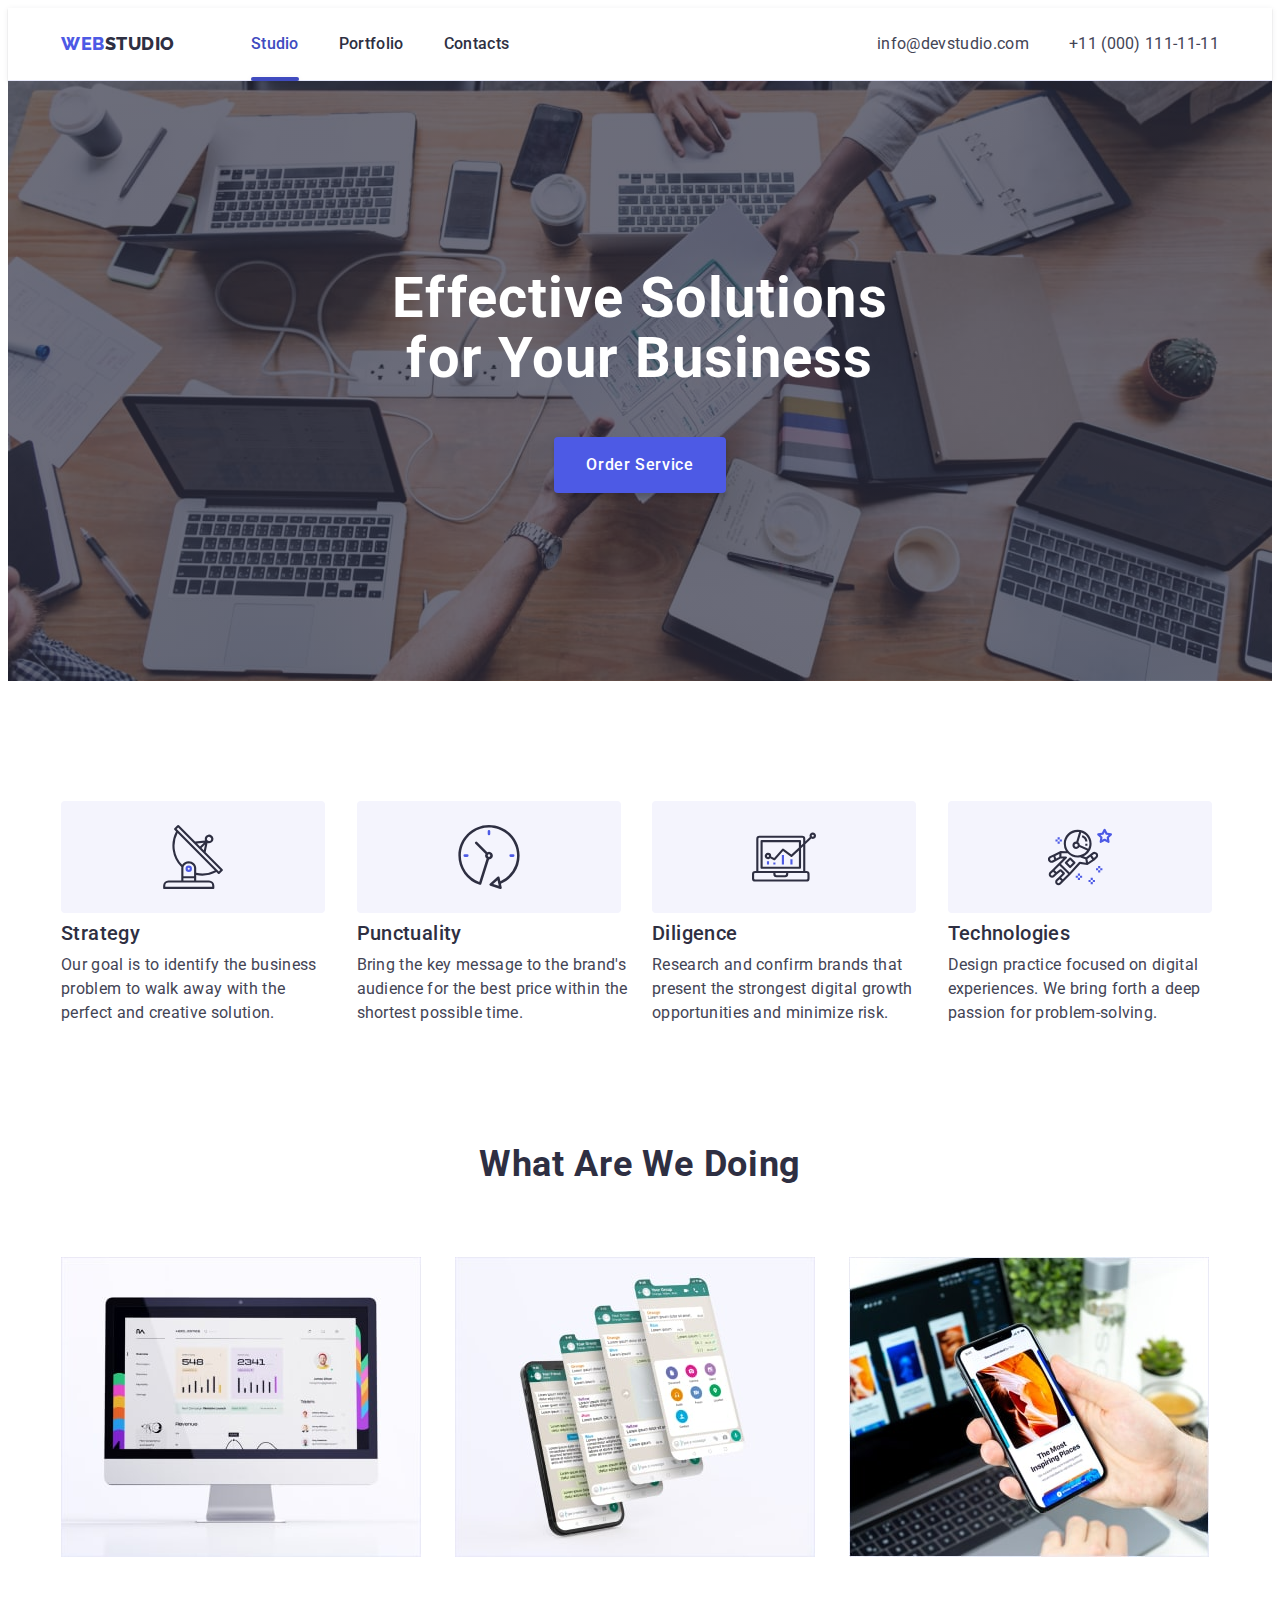
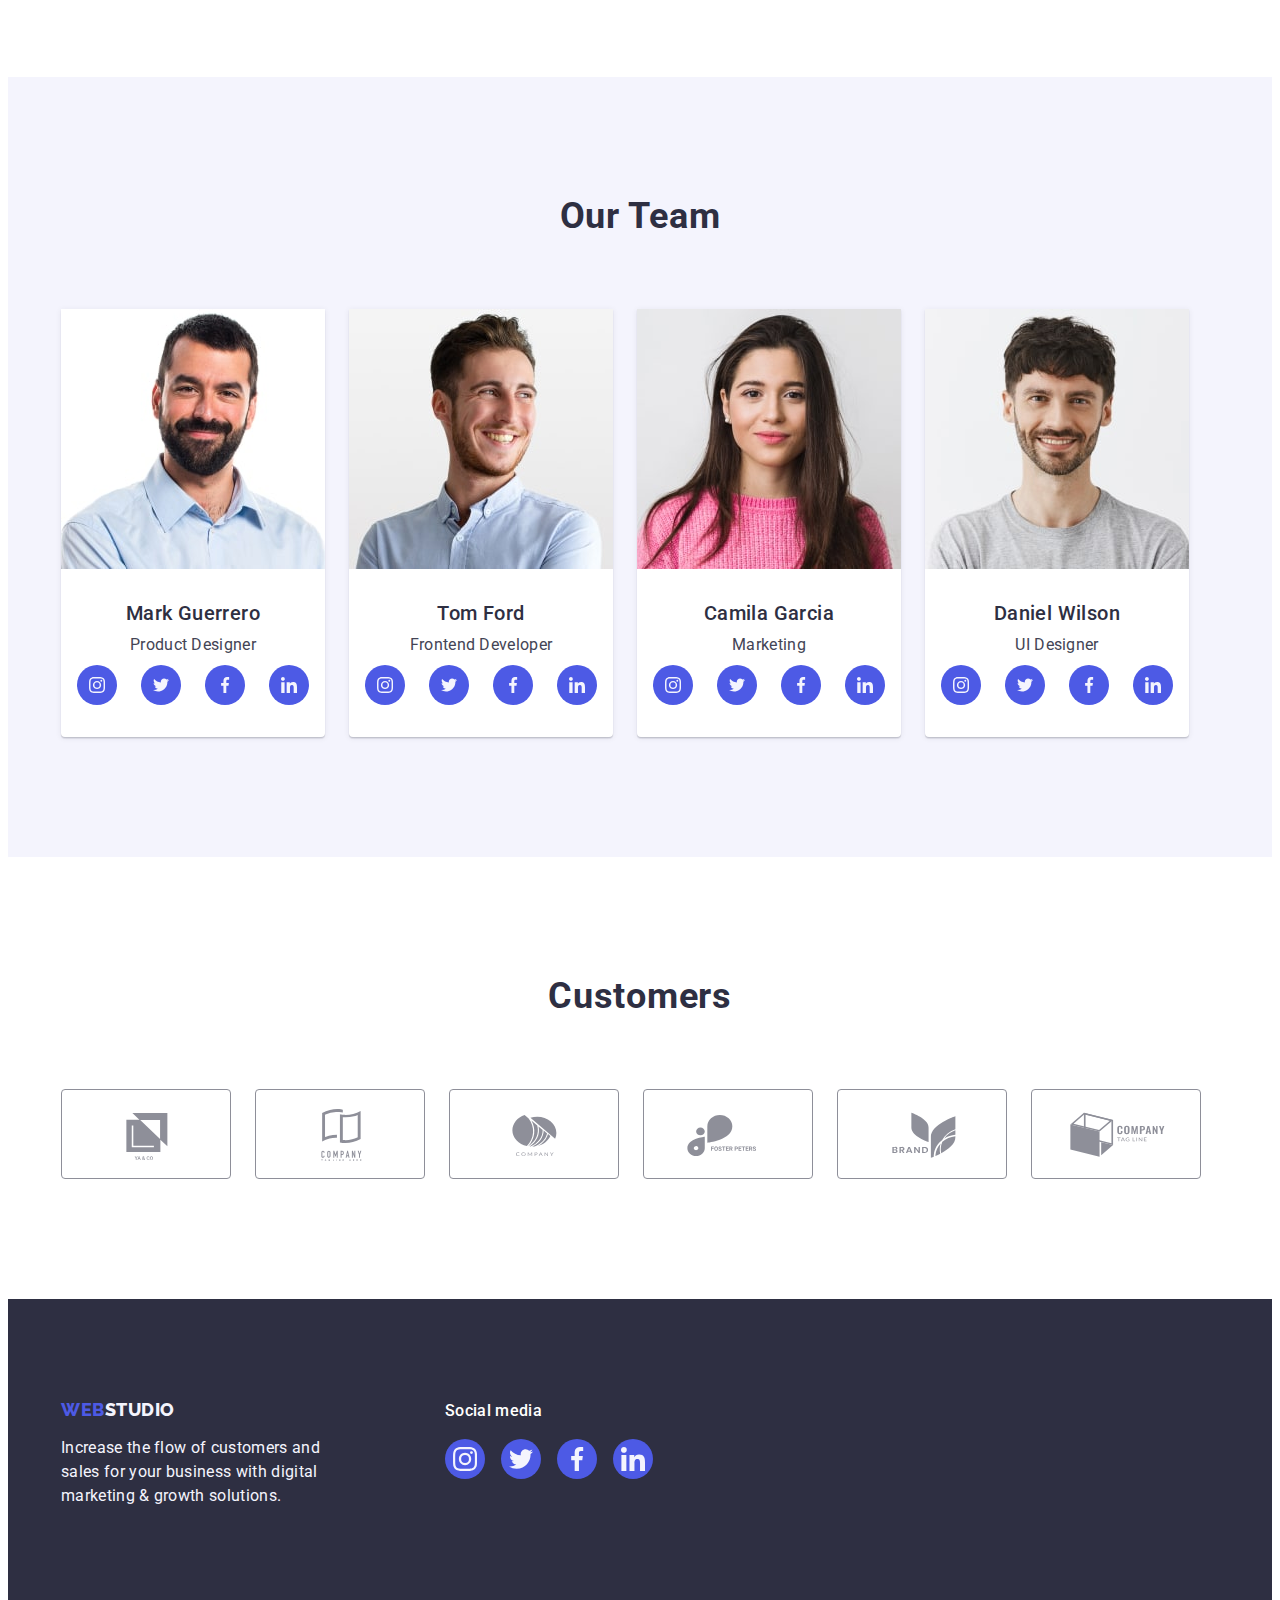
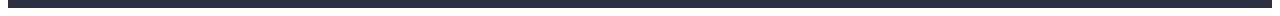
<file: index.html>
<!DOCTYPE html>
<html lang="en">
  <head>
    <meta charset="UTF-8" />
    <meta http-equiv="X-UA-Compatible" content="IE=edge" />
    <meta name="viewport" content="width=device-width, initial-scale=1.0" />
    <title>Main page</title>
    <link rel="preconnect" href="https://fonts.googleapis.com" />
    <link rel="preconnect" href="https://fonts.gstatic.com" crossorigin />
    <link
      href="https://fonts.googleapis.com/css2?family=Raleway:wght@800&family=Roboto:wght@400;500;700;900&display=swap"
      rel="stylesheet"
    />
    <link
      rel="stylesheet"
      href="https://cdnjs.cloudflare.com/ajax/libs/modern-normalize/2.0.0/modern-normalize.min.css"
      integrity="sha512-4xo8blKMVCiXpTaLzQSLSw3KFOVPWhm/TRtuPVc4WG6kUgjH6J03IBuG7JZPkcWMxJ5huwaBpOpnwYElP/m6wg=="
      crossorigin="anonymous"
      referrerpolicy="no-referrer"
    />
    <link rel="stylesheet" href="./css/styles.css" />
  </head>
  <body>
    <header class="header">
      <div class="container">
        <nav class="header-nav">
          <a class="logo" href="./index.html"
            >Web<span class="header-logo-part">Studio</span></a
          >
          <ul class="header-nav-list list">
            <li class="header-nav-item">
              <a class="nav-link link current" href="./index.html">Studio</a>
            </li>
            <li class="header-nav-item">
              <a class="nav-link link" href="./portfolio.html">Portfolio</a>
            </li>
            <li class="header-nav-item">
              <a class="nav-link link" href="">Contacts</a>
            </li>
          </ul>
        </nav>
        <address class="header-contact">
          <ul class="header-contact-list list">
            <li>
              <a class="contact-link link" href="mailto:info@devstudio.com"
                >info@devstudio.com</a
              >
            </li>
            <li>
              <a class="contact-link link" href="tel:+110001111111"
                >+11 (000) 111-11-11</a
              >
            </li>
          </ul>
        </address>
      </div>
    </header>

    <main>
      <section class="hero-section">
        <div class="container">
          <h1 class="hero-title">Effective Solutions<br />for Your Business</h1>
          <button class="hero-btn" type="button" data-modal-open>
            Order Service
          </button>
        </div>
      </section>

      <section class="features-section">
        <div class="container">
          <h2 class="visually-hidden">Features</h2>
          <ul class="features-list list">
            <li class="feature">
              <div class="feature-icon-style">
                <svg class="feature-icon" width="64" height="64">
                  <use href="./images/icons.svg#icon-features-antenna"></use>
                </svg>
              </div>
              <h3 class="feature-title">Strategy</h3>
              <p class="feature-text">
                Our goal is to identify the business problem to walk away with
                the perfect and creative solution.
              </p>
            </li>
            <li class="feature">
              <div class="feature-icon-style">
                <svg class="feature-icon" width="64" height="64">
                  <use href="./images/icons.svg#icon-features-clock"></use>
                </svg>
              </div>
              <h3 class="feature-title">Punctuality</h3>
              <p class="feature-text">
                Bring the key message to the brand's audience for the best price
                within the shortest possible time.
              </p>
            </li>
            <li class="feature">
              <div class="feature-icon-style">
                <svg class="feature-icon" width="64" height="64">
                  <use href="./images/icons.svg#icon-features-diagram"></use>
                </svg>
              </div>
              <h3 class="feature-title">Diligence</h3>
              <p class="feature-text">
                Research and confirm brands that present the strongest digital
                growth opportunities and minimize risk.
              </p>
            </li>
            <li class="feature">
              <div class="feature-icon-style">
                <svg class="feature-icon" width="64" height="64">
                  <use href="./images/icons.svg#icon-features-astronaut"></use>
                </svg>
              </div>
              <h3 class="feature-title">Technologies</h3>
              <p class="feature-text">
                Design practice focused on digital experiences. We bring forth a
                deep passion for problem-solving.
              </p>
            </li>
          </ul>
        </div>
      </section>

      <section class="activity-section">
        <div class="container">
          <h2 class="section-title">What are we doing</h2>
          <ul class="activity-list list">
            <li class="activity-list-item">
              <img
                src="./images/activity-1.jpg"
                alt="desctop"
                width="360"
                height="300"
              />
            </li>
            <li class="activity-list-item">
              <img
                src="./images/activity-2.jpg"
                alt="smartphone"
                width="360"
                height="300"
              />
            </li>
            <li class="activity-list-item">
              <img
                src="./images/activity-3.jpg"
                alt="laptop"
                width="360"
                height="300"
              />
            </li>
          </ul>
        </div>
      </section>

      <section class="team-section">
        <div class="container">
          <h2 class="section-title">Our Team</h2>
          <ul class="team-list list">
            <li class="team-card">
              <img
                src="./images/team-mark.jpg"
                alt="Mark Guerrero"
                width="264"
                height="260"
              />
              <div class="team-card-content">
                <h3 class="team-member">Mark Guerrero</h3>
                <p class="team-member-position">Product Designer</p>
                <ul class="social-links list">
                  <li class="social-link-item">
                    <a class="social-link" href="">
                      <svg class="social-icon" width="16" height="16">
                        <use href="./images/icons.svg#icon-instagram"></use>
                      </svg>
                    </a>
                  </li>
                  <li class="social-link-item">
                    <a class="social-link" href="">
                      <svg class="social-icon" width="16" height="16">
                        <use href="./images/icons.svg#icon-twitter"></use>
                      </svg>
                    </a>
                  </li>
                  <li class="social-link-item">
                    <a class="social-link" href="">
                      <svg class="social-icon" width="16" height="16">
                        <use href="./images/icons.svg#icon-facebook"></use>
                      </svg>
                    </a>
                  </li>
                  <li class="social-link-item">
                    <a class="social-link" href="">
                      <svg class="social-icon" width="16" height="16">
                        <use href="./images/icons.svg#icon-linkedin"></use>
                      </svg>
                    </a>
                  </li>
                </ul>
              </div>
            </li>
            <li class="team-card">
              <img
                src="./images/team-tom.jpg"
                alt="Tom Ford"
                width="264"
                height="260"
              />
              <div class="team-card-content">
                <h3 class="team-member">Tom Ford</h3>
                <p class="team-member-position">Frontend Developer</p>
                <ul class="social-links list">
                  <li class="social-link-item">
                    <a class="social-link" href="">
                      <svg class="social-icon" width="16" height="16">
                        <use href="./images/icons.svg#icon-instagram"></use>
                      </svg>
                    </a>
                  </li>
                  <li class="social-link-item">
                    <a class="social-link" href="">
                      <svg class="social-icon" width="16" height="16">
                        <use href="./images/icons.svg#icon-twitter"></use>
                      </svg>
                    </a>
                  </li>
                  <li class="social-link-item">
                    <a class="social-link" href="">
                      <svg class="social-icon" width="16" height="16">
                        <use href="./images/icons.svg#icon-facebook"></use>
                      </svg>
                    </a>
                  </li>
                  <li class="social-link-item">
                    <a class="social-link" href="">
                      <svg class="social-icon" width="16" height="16">
                        <use href="./images/icons.svg#icon-linkedin"></use>
                      </svg>
                    </a>
                  </li>
                </ul>
              </div>
            </li>
            <li class="team-card">
              <img
                src="./images/team-camila.jpg"
                alt="Camila Garcia"
                width="264"
                height="260"
              />
              <div class="team-card-content">
                <h3 class="team-member">Camila Garcia</h3>
                <p class="team-member-position">Marketing</p>
                <ul class="social-links list">
                  <li class="social-link-item">
                    <a class="social-link" href="">
                      <svg class="social-icon" width="16" height="16">
                        <use href="./images/icons.svg#icon-instagram"></use>
                      </svg>
                    </a>
                  </li>
                  <li class="social-link-item">
                    <a class="social-link" href="">
                      <svg class="social-icon" width="16" height="16">
                        <use href="./images/icons.svg#icon-twitter"></use>
                      </svg>
                    </a>
                  </li>
                  <li class="social-link-item">
                    <a class="social-link" href="">
                      <svg class="social-icon" width="16" height="16">
                        <use href="./images/icons.svg#icon-facebook"></use>
                      </svg>
                    </a>
                  </li>
                  <li class="social-link-item">
                    <a class="social-link" href="">
                      <svg class="social-icon" width="16" height="16">
                        <use href="./images/icons.svg#icon-linkedin"></use>
                      </svg>
                    </a>
                  </li>
                </ul>
              </div>
            </li>
            <li class="team-card">
              <img
                src="./images/team-daniel.jpg"
                alt="Daniel Wilson"
                width="264"
                height="260"
              />
              <div class="team-card-content">
                <h3 class="team-member">Daniel Wilson</h3>
                <p class="team-member-position">UI Designer</p>
                <ul class="social-links list">
                  <li class="social-link-item">
                    <a class="social-link" href="">
                      <svg class="social-icon" width="16" height="16">
                        <use href="./images/icons.svg#icon-instagram"></use>
                      </svg>
                    </a>
                  </li>
                  <li class="social-link-item">
                    <a class="social-link" href="">
                      <svg class="social-icon" width="16" height="16">
                        <use href="./images/icons.svg#icon-twitter"></use>
                      </svg>
                    </a>
                  </li>
                  <li class="social-link-item">
                    <a class="social-link" href="">
                      <svg class="social-icon" width="16" height="16">
                        <use href="./images/icons.svg#icon-facebook"></use>
                      </svg>
                    </a>
                  </li>
                  <li class="social-link-item">
                    <a class="social-link" href="">
                      <svg class="social-icon" width="16" height="16">
                        <use href="./images/icons.svg#icon-linkedin"></use>
                      </svg>
                    </a>
                  </li>
                </ul>
              </div>
            </li>
          </ul>
        </div>
      </section>

      <section class="customers-section">
        <div class="container">
          <h2 class="section-title">Customers</h2>
          <ul class="customers-list list">
            <li class="customers-list-item">
              <a class="customers-link" href="">
                <svg class="customers-icon" width="104" height="56">
                  <use href="./images/icons.svg#icon-customers-client-1"></use>
                </svg>
              </a>
            </li>
            <li class="customers-list-item">
              <a class="customers-link" href="">
                <svg class="customers-icon" width="104" height="56">
                  <use href="./images/icons.svg#icon-customers-client-2"></use>
                </svg>
              </a>
            </li>
            <li class="customers-list-item">
              <a class="customers-link" href="">
                <svg class="customers-icon" width="104" height="56">
                  <use href="./images/icons.svg#icon-customers-client-3"></use>
                </svg>
              </a>
            </li>
            <li class="customers-list-item">
              <a class="customers-link" href="">
                <svg class="customers-icon" width="104" height="56">
                  <use href="./images/icons.svg#icon-customers-client-4"></use>
                </svg>
              </a>
            </li>
            <li class="customers-list-item">
              <a class="customers-link" href="">
                <svg class="customers-icon" width="104" height="56">
                  <use href="./images/icons.svg#icon-customers-client-5"></use>
                </svg>
              </a>
            </li>
            <li class="customers-list-item">
              <a class="customers-link" href="">
                <svg class="customers-icon" width="104" height="56">
                  <use href="./images/icons.svg#icon-customers-client-6"></use>
                </svg>
              </a>
            </li>
          </ul>
        </div>
      </section>
    </main>

    <footer class="footer-section">
      <div class="container">
        <div class="footer-text-content">
          <a class="link logo" href="./index.html"
            >Web<span class="footer-logo-part">Studio</span></a
          >
          <p class="footer-text">
            Increase the flow of customers and sales for your business with
            digital marketing & growth solutions.
          </p>
        </div>
        <div class="footer-social-content">
          <p class="footer-social-title">Social media</p>
          <ul class="footer-social-links list">
            <li class="footer-social-item">
              <a class="footer-social-link link" href="">
                <svg class="footer-social-icon" width="24" height="24">
                  <use href="./images/icons.svg#icon-instagram"></use>
                </svg>
              </a>
            </li>
            <li class="footer-social-item">
              <a class="footer-social-link link" href="">
                <svg class="footer-social-icon" width="24" height="24">
                  <use href="./images/icons.svg#icon-twitter"></use>
                </svg>
              </a>
            </li>
            <li class="footer-social-item">
              <a class="footer-social-link link" href="">
                <svg class="footer-social-icon" width="24" height="24">
                  <use href="./images/icons.svg#icon-facebook"></use>
                </svg>
              </a>
            </li>
            <li class="footer-social-item">
              <a class="footer-social-link link" href="">
                <svg class="footer-social-icon" width="24" height="24">
                  <use href="./images/icons.svg#icon-linkedin"></use>
                </svg>
              </a>
            </li>
          </ul>
        </div>
      </div>
    </footer>

    <div class="backdrop is-hidden" data-modal>
      <div class="modal">
        <button class="modal-close-btn" type="button" data-modal-close>
          <svg class="modal-close-icon" width="8" height="8">
            <use href="./images/icons.svg#icon-close-modal"></use>
          </svg>
        </button>
      </div>
    </div>

    <script src="./js/modal.js"></script>
  </body>
</html>
</file>
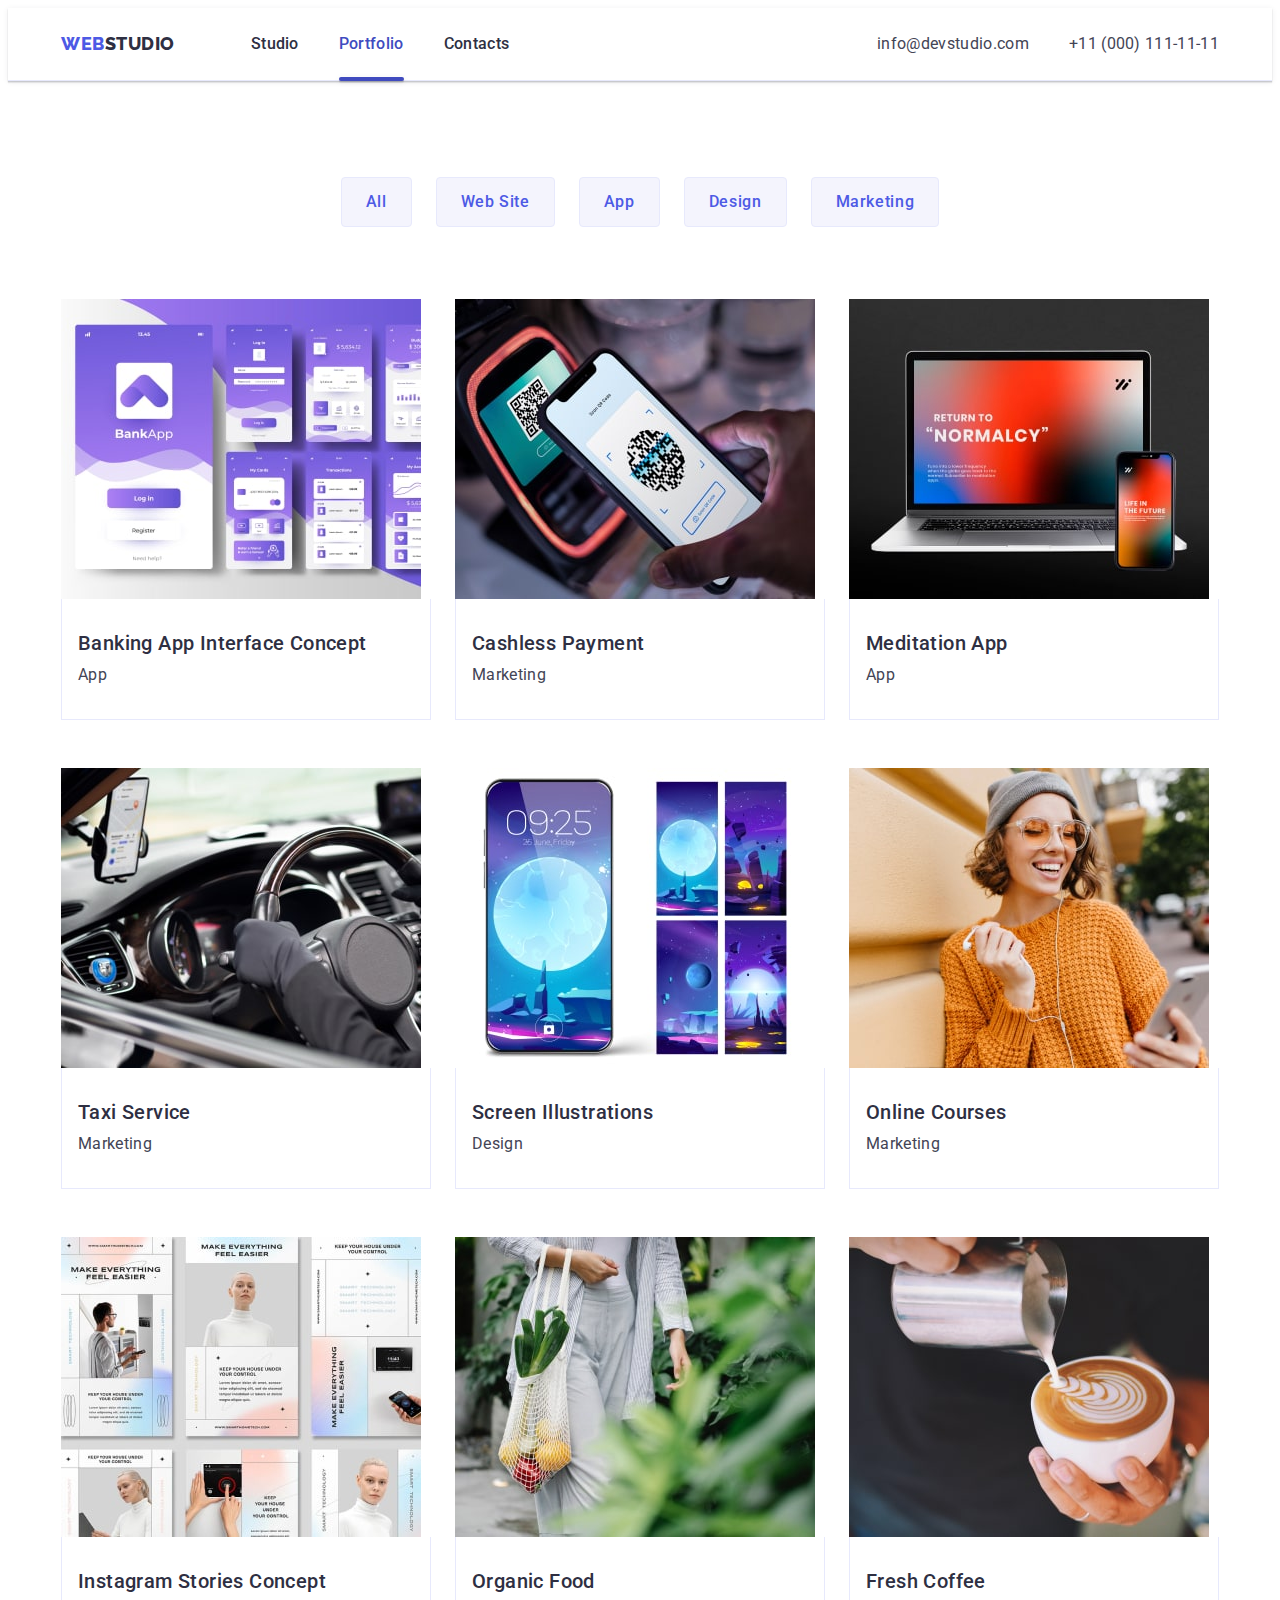
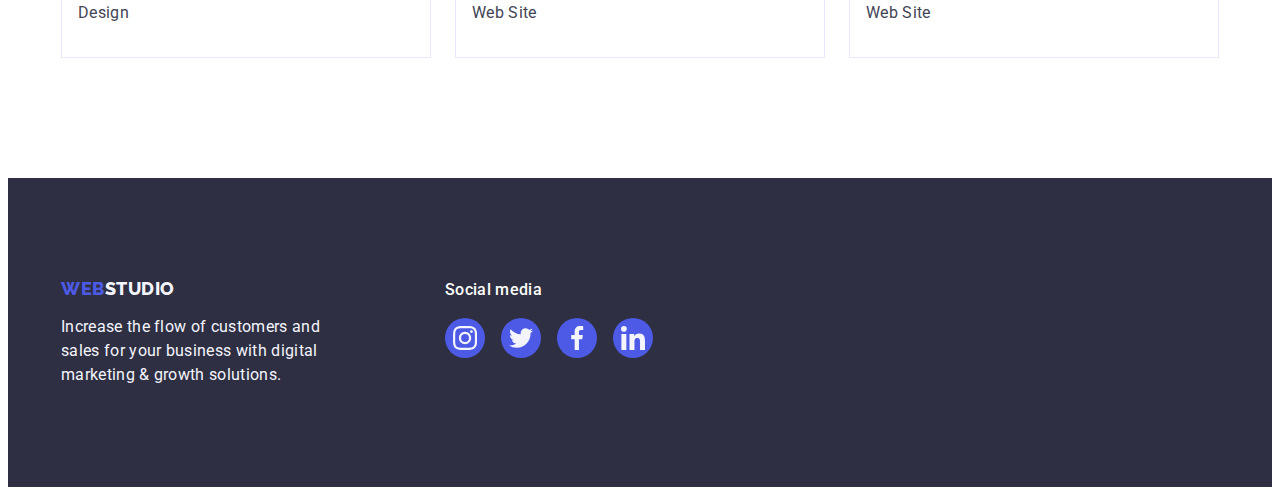
<file: portfolio.html>
<!DOCTYPE html>
<html lang="en">
  <head>
    <meta charset="UTF-8" />
    <meta http-equiv="X-UA-Compatible" content="IE=edge" />
    <meta name="viewport" content="width=device-width, initial-scale=1.0" />
    <title>Portfolio</title>
    <link rel="preconnect" href="https://fonts.googleapis.com" />
    <link rel="preconnect" href="https://fonts.gstatic.com" crossorigin />
    <link
      href="https://fonts.googleapis.com/css2?family=Raleway:wght@800&family=Roboto:wght@400;500;700;900&display=swap"
      rel="stylesheet"
    />
    <link
      rel="stylesheet"
      href="https://cdnjs.cloudflare.com/ajax/libs/modern-normalize/2.0.0/modern-normalize.min.css"
      integrity="sha512-4xo8blKMVCiXpTaLzQSLSw3KFOVPWhm/TRtuPVc4WG6kUgjH6J03IBuG7JZPkcWMxJ5huwaBpOpnwYElP/m6wg=="
      crossorigin="anonymous"
      referrerpolicy="no-referrer"
    />
    <link rel="stylesheet" href="./css/styles.css" />
  </head>
  <body>
    <header class="header">
      <div class="container">
        <nav class="header-nav">
          <a class="link logo" href="./index.html"
            >Web<span class="header-logo-part">Studio</span></a
          >
          <ul class="header-nav-list list">
            <li class="header-nav-item">
              <a class="link nav-link" href="./index.html">Studio</a>
            </li>
            <li class="header-nav-item">
              <a class="link nav-link current" href="./portfolio.html"
                >Portfolio</a
              >
            </li>
            <li class="header-nav-item">
              <a class="link nav-link" href="">Contacts</a>
            </li>
          </ul>
        </nav>
        <address class="header-contact">
          <ul class="header-contact-list list">
            <li>
              <a class="link contact-link" href="mailto:info@devstudio.com"
                >info@devstudio.com</a
              >
            </li>
            <li>
              <a class="link contact-link" href="tel:+110001111111"
                >+11 (000) 111-11-11</a
              >
            </li>
          </ul>
        </address>
      </div>
    </header>

    <main>
      <section class="portfolio-section">
        <div class="container">
          <h1 class="visually-hidden">Portfolio</h1>
          <ul class="filter-btn-list list">
            <li><button class="filter-btn" type="button">All</button></li>
            <li><button class="filter-btn" type="button">Web Site</button></li>
            <li><button class="filter-btn" type="button">App</button></li>
            <li><button class="filter-btn" type="button">Design</button></li>
            <li><button class="filter-btn" type="button">Marketing</button></li>
          </ul>
          <ul class="portfolio-card-list list">
            <li class="portfolio-card-content">
              <a class="portfolio-card-link link" href="">
                <div class="portfolio-cover-wrap">
                  <img
                    src="./images/portfolio-card-1.jpg"
                    alt="Banking App"
                    width="360"
                    height="300"
                  />
                  <p class="portfolio-cover">
                    14 Stylish and User-Friendly App Design Concepts · Task
                    Manager App · Calorie Tracker App · Exotic Fruit Ecommerce
                    App · Cloud Storage App
                  </p>
                </div>
                <div class="portfolio-card-text">
                  <h2 class="portfolio-card-title">
                    Banking App Interface Concept
                  </h2>
                  <p class="portfolio-card-desc">App</p>
                </div>
              </a>
            </li>
            <li class="portfolio-card-content">
              <a class="portfolio-card-link link" href="">
                <div class="portfolio-cover-wrap">
                  <img
                    src="./images/portfolio-card-2.jpg"
                    alt="Payment QR-code"
                    width="360"
                    height="300"
                  />
                  <p class="portfolio-cover">
                    14 Stylish and User-Friendly App Design Concepts · Task
                    Manager App · Calorie Tracker App · Exotic Fruit Ecommerce
                    App · Cloud Storage App
                  </p>
                </div>
                <div class="portfolio-card-text">
                  <h2 class="portfolio-card-title">Cashless Payment</h2>
                  <p class="portfolio-card-desc">Marketing</p>
                </div>
              </a>
            </li>
            <li class="portfolio-card-content">
              <a class="portfolio-card-link link" href="">
                <div class="portfolio-cover-wrap">
                  <img
                    src="./images/portfolio-card-3.jpg"
                    alt="Meditation App"
                    width="360"
                    height="300"
                  />
                  <p class="portfolio-cover">
                    14 Stylish and User-Friendly App Design Concepts · Task
                    Manager App · Calorie Tracker App · Exotic Fruit Ecommerce
                    App · Cloud Storage App
                  </p>
                </div>
                <div class="portfolio-card-text">
                  <h2 class="portfolio-card-title">Meditation App</h2>
                  <p class="portfolio-card-desc">App</p>
                </div>
              </a>
            </li>
            <li class="portfolio-card-content">
              <a class="portfolio-card-link link" href="">
                <div class="portfolio-cover-wrap">
                  <img
                    src="./images/portfolio-card-4.jpg"
                    alt="Taxi Service"
                    width="360"
                    height="300"
                  />
                  <p class="portfolio-cover">
                    14 Stylish and User-Friendly App Design Concepts · Task
                    Manager App · Calorie Tracker App · Exotic Fruit Ecommerce
                    App · Cloud Storage App
                  </p>
                </div>
                <div class="portfolio-card-text">
                  <h2 class="portfolio-card-title">Taxi Service</h2>
                  <p class="portfolio-card-desc">Marketing</p>
                </div>
              </a>
            </li>
            <li class="portfolio-card-content">
              <a class="portfolio-card-link link" href="">
                <div class="portfolio-cover-wrap">
                  <img
                    src="./images/portfolio-card-5.jpg"
                    alt="Screen Illustrations"
                    width="360"
                    height="300"
                  />
                  <p class="portfolio-cover">
                    14 Stylish and User-Friendly App Design Concepts · Task
                    Manager App · Calorie Tracker App · Exotic Fruit Ecommerce
                    App · Cloud Storage App
                  </p>
                </div>
                <div class="portfolio-card-text">
                  <h2 class="portfolio-card-title">Screen Illustrations</h2>
                  <p class="portfolio-card-desc">Design</p>
                </div>
              </a>
            </li>
            <li class="portfolio-card-content">
              <a class="portfolio-card-link link" href="">
                <div class="portfolio-cover-wrap">
                  <img
                    src="./images/portfolio-card-6.jpg"
                    alt="Online Courses"
                    width="360"
                    height="300"
                  />
                  <p class="portfolio-cover">
                    14 Stylish and User-Friendly App Design Concepts · Task
                    Manager App · Calorie Tracker App · Exotic Fruit Ecommerce
                    App · Cloud Storage App
                  </p>
                </div>
                <div class="portfolio-card-text">
                  <h2 class="portfolio-card-title">Online Courses</h2>
                  <p class="portfolio-card-desc">Marketing</p>
                </div>
              </a>
            </li>
            <li class="portfolio-card-content">
              <a class="portfolio-card-link link" href="">
                <div class="portfolio-cover-wrap">
                  <img
                    src="./images/portfolio-card-7.jpg"
                    alt="Instagram Stories"
                    width="360"
                    height="300"
                  />
                  <p class="portfolio-cover">
                    14 Stylish and User-Friendly App Design Concepts · Task
                    Manager App · Calorie Tracker App · Exotic Fruit Ecommerce
                    App · Cloud Storage App
                  </p>
                </div>
                <div class="portfolio-card-text">
                  <h2 class="portfolio-card-title">
                    Instagram Stories Concept
                  </h2>
                  <p class="portfolio-card-desc">Design</p>
                </div>
              </a>
            </li>
            <li class="portfolio-card-content">
              <a class="portfolio-card-link link" href="">
                <div class="portfolio-cover-wrap">
                  <img
                    src="./images/portfolio-card-8.jpg"
                    alt="Organic Food"
                    width="360"
                    height="300"
                  />
                  <p class="portfolio-cover">
                    14 Stylish and User-Friendly App Design Concepts · Task
                    Manager App · Calorie Tracker App · Exotic Fruit Ecommerce
                    App · Cloud Storage App
                  </p>
                </div>
                <div class="portfolio-card-text">
                  <h2 class="portfolio-card-title">Organic Food</h2>
                  <p class="portfolio-card-desc">Web Site</p>
                </div>
              </a>
            </li>
            <li class="portfolio-card-content">
              <a class="portfolio-card-link link" href="">
                <div class="portfolio-cover-wrap">
                  <img
                    src="./images/portfolio-card-9.jpg"
                    alt="Fresh Coffee"
                    width="360"
                    height="300"
                  />
                  <p class="portfolio-cover">
                    14 Stylish and User-Friendly App Design Concepts · Task
                    Manager App · Calorie Tracker App · Exotic Fruit Ecommerce
                    App · Cloud Storage App
                  </p>
                </div>
                <div class="portfolio-card-text">
                  <h2 class="portfolio-card-title">Fresh Coffee</h2>
                  <p class="portfolio-card-desc">Web Site</p>
                </div>
              </a>
            </li>
          </ul>
        </div>
      </section>
    </main>

    <footer class="footer-section">
      <div class="container">
        <div class="footer-text-content">
          <a class="link logo" href="./index.html"
            >Web<span class="footer-logo-part">Studio</span></a
          >
          <p class="footer-text">
            Increase the flow of customers and sales for your business with
            digital marketing & growth solutions.
          </p>
        </div>
        <div class="footer-social-content">
          <p class="footer-social-title">Social media</p>
          <ul class="footer-social-links list">
            <li class="footer-social-item">
              <a class="footer-social-link link" href="">
                <svg class="footer-social-icon" width="24" height="24">
                  <use href="./images/icons.svg#icon-instagram"></use>
                </svg>
              </a>
            </li>
            <li class="footer-social-item">
              <a class="footer-social-link link" href="">
                <svg class="footer-social-icon" width="24" height="24">
                  <use href="./images/icons.svg#icon-twitter"></use>
                </svg>
              </a>
            </li>
            <li class="footer-social-item">
              <a class="footer-social-link link" href="">
                <svg class="footer-social-icon" width="24" height="24">
                  <use href="./images/icons.svg#icon-facebook"></use>
                </svg>
              </a>
            </li>
            <li class="footer-social-item">
              <a class="footer-social-link link" href="">
                <svg class="footer-social-icon" width="24" height="24">
                  <use href="./images/icons.svg#icon-linkedin"></use>
                </svg>
              </a>
            </li>
          </ul>
        </div>
      </div>
    </footer>
  </body>
</html>
</file>
<file: css/styles.css>
:root {
  --primary-font: "Roboto", sans-serif;
  --secondary-font: "Raleway", sans-serif;
  --brand-color: #4d5ae5;
  --pressed-color: #404bbf;
  --primary-dark-color: #2e2f42;
  --primary-text-color: #434455;
  --primary-light-color: #f4f4fd;
  --accent-color: #e7e9fc;
  --icons-color: #8e8f99;
  --primary-white-color: #ffffff;
  --hero-bg-dark: rgba(46, 47, 66, 0.7);
  --primary-shadow: 0px 2px 1px 0px rgba(46, 47, 66, 0.08),
    0px 1px 1px 0px rgba(46, 47, 66, 0.16),
    0px 1px 6px 0px rgba(46, 47, 66, 0.08);
  --hero-btn-shadow: 0px 4px 4px 0px rgba(0, 0, 0, 0.15);
  --filter-btn-shadow: 0px 2px 2px 0px rgba(0, 0, 0, 0.12),
    0px 2px 1px 0px rgba(0, 0, 0, 0.08), 0px 3px 1px 0px rgba(0, 0, 0, 0.1);
  --footer-social-active: #31d0aa;
  --footer-social-title-shadow: 0px 4px 4px 0px rgba(0, 0, 0, 0.25);
  --backdrop-color: rgba(46, 47, 66, 0.4);
  --modal-bg-color: #fcfcfc;
  --modal-box-shadow: 0px 2px 1px 0px rgba(0, 0, 0, 0.2),
    0px 1px 3px 0px rgba(0, 0, 0, 0.12), 0px 1px 1px 0px rgba(0, 0, 0, 0.14);
}

body {
  font-family: var(--primary-font);
  font-size: 16px;
  color: var(--primary-text-color);
  background-color: var(--primary-white-color);
}

h1,
h2,
h3,
h4,
h5,
h6,
p {
  margin-top: 0;
  margin-bottom: 0;
}

ul,
ol {
  padding-left: 0;
  margin-top: 0;
  margin-bottom: 0;
  list-style: none;
}

a {
  padding-left: 0;
  margin-top: 0;
  margin-bottom: 0;
  text-decoration: none;
}

img {
  display: block;
}

.visually-hidden {
  position: absolute;
  width: 1px;
  height: 1px;
  margin: -1px;
  border: 0;
  padding: 0;
  white-space: nowrap;
  clip-path: inset(100%);
  clip: rect(0 0 0 0);
  overflow: hidden;
}

.container {
  max-width: 1158px;
  padding: 0 15px;
  margin: 0 auto;
}

.header {
  background-color: var(--primary-white-color);
  border-bottom: 1px solid var(--accent-color);
  box-shadow: var(--primary-shadow);
}

.header .container {
  display: flex;
  justify-content: space-between;
}

.header .link {
  padding: 24px 0;
}

.header-nav {
  display: flex;
  align-items: center;
}

.logo {
  font-family: var(--secondary-font);
  font-size: 18px;
  font-weight: 800;
  line-height: 1.17;
  letter-spacing: 0.54px;
  text-transform: uppercase;
  margin-right: 76px;
  color: var(--brand-color);
}

.header-logo-part {
  color: var(--primary-dark-color);
}

.header-nav-list {
  display: flex;
  align-items: center;
  gap: 40px;
}

.header-nav-item {
  position: relative;
}

.nav-link {
  position: relative;
  display: block;
  font-weight: 500;
  line-height: 1.5;
  letter-spacing: 0.32px;
  color: var(--primary-dark-color);
  transition: color 250ms cubic-bezier(0.4, 0, 0.2, 1);
}

.nav-link:hover,
.nav-link:focus {
  color: var(--pressed-color);
}

.current {
  color: var(--pressed-color);
}

.current::after {
  content: "";
  position: absolute;
  left: 0;
  bottom: -1px;
  height: 4px;
  width: 100%;
  background-color: var(--pressed-color);
  border-radius: 2px;
  box-shadow: 0px 2px 1px rgba(46, 47, 66, 0.08),
    0px 1px 1px rgba(46, 47, 66, 0.16), 0px 1px 6px rgba(46, 47, 66, 0.08);
}

.header-contact {
  font-style: normal;
}

.header-contact-list {
  display: flex;
  align-items: center;
  gap: 40px;
}

.contact-link {
  display: block;
  line-height: 1.5;
  letter-spacing: 0.32px;
  color: var(--primary-text-color);
  transition: color 250ms cubic-bezier(0.4, 0, 0.2, 1);
}

.contact-link:hover,
.contact-link:focus {
  color: var(--pressed-color);
}

.hero-section {
  background-color: var(--primary-dark-color);
  background-image: linear-gradient(var(--hero-bg-dark), var(--hero-bg-dark)),
    url(../images/hero-bg-img.jpg);
  background-repeat: no-repeat;
  background-position: center;
  background-size: cover;
  max-width: 1440px;
  margin: 0 auto;
  padding: 188px 0;
}

.hero-title {
  font-size: 56px;
  font-weight: 700;
  line-height: 1.07;
  letter-spacing: 1.12px;
  text-align: center;
  max-width: 496px;
  margin: 0 auto 48px auto;
  color: var(--primary-white-color);
}

.hero-btn {
  display: block;
  font-family: var(--primary-font);
  font-size: 16px;
  font-weight: 500;
  line-height: 1.5;
  letter-spacing: 0.04em;
  min-width: 169px;
  height: 56px;
  border: none;
  border-radius: 4px;
  padding: 16px 32px;
  margin: 0 auto;
  color: var(--primary-white-color);
  background-color: var(--brand-color);
  box-shadow: var(--hero-btn-shadow);
  cursor: pointer;
  transition: background-color 250ms cubic-bezier(0.4, 0, 0.2, 1);
}

.hero-btn:hover,
.hero-btn:focus {
  background: var(--pressed-color);
}

.features-section {
  padding: 120px 0;
}

.features-list {
  display: flex;
  gap: 24px;
}

.feature {
  max-width: calc((100% - 72px) / 4);
}

.feature-icon-style {
  width: 264px;
  height: 112px;
  display: flex;
  align-items: center;
  justify-content: center;
  border-radius: 4px;
  background-color: var(--primary-light-color);
  margin-bottom: 8px;
}

.feature-title {
  font-size: 20px;
  font-weight: 500;
  line-height: 1.2;
  letter-spacing: 0.4px;
  margin-bottom: 8px;
  color: var(--primary-dark-color);
}

.feature-text {
  line-height: 1.5;
  letter-spacing: 0.32px;
}

.activity-section {
  padding-bottom: 120px;
}

.section-title {
  font-size: 36px;
  font-weight: 700;
  line-height: 1.11;
  letter-spacing: 0.72px;
  text-transform: capitalize;
  text-align: center;
  margin-bottom: 72px;
  color: var(--primary-dark-color);
}

.activity-list {
  display: flex;
  gap: 24px;
}

.activity-list-item {
  width: calc((100% - 48px) / 3);
}

.team-section {
  padding: 120px 0;
  background: var(--primary-light-color);
}

.team-list {
  display: flex;
  gap: 24px;
}

.team-card {
  border-radius: 0px 0px 4px 4px;
  background-color: var(--primary-white-color);
  box-shadow: var(--primary-shadow);
}

.team-card-content {
  padding: 32px 0;
  text-align: center;
}

.team-member {
  font-size: 20px;
  font-weight: 500;
  line-height: 1.2;
  letter-spacing: 0.4px;
  margin-bottom: 8px;
  color: var(--primary-dark-color);
}

.team-member-position {
  line-height: 1.5;
  letter-spacing: 0.02em;
  margin-bottom: 8px;
}

.social-links {
  display: flex;
  gap: 24px;
  justify-content: center;
}

.social-icon {
  fill: var(--primary-light-color);
}

.social-link {
  width: 40px;
  height: 40px;
  display: flex;
  align-items: center;
  justify-content: center;
  border-radius: 50%;
  background-color: var(--brand-color);
  transition: background-color 250ms cubic-bezier(0.4, 0, 0.2, 1);
}

.social-link-item:hover .social-link {
  background-color: var(--pressed-color);
}

.social-link:focus {
  background-color: var(--pressed-color);
}

.customers-section {
  padding: 120px 0;
}

.customers-list {
  display: flex;
  gap: 24px;
}

.customers-link {
  width: 168px;
  height: 88px;
  display: flex;
  align-items: center;
  justify-content: center;
  color: var(--icons-color);
  border: 1px solid var(--icons-color);
  border-radius: 4px;
  transition: border-color 250ms cubic-bezier(0.4, 0, 0.2, 1),
    color 250ms cubic-bezier(0.4, 0, 0.2, 1);
}

.customers-icon {
  fill: currentColor;
}

.customers-link:hover,
.customers-link:focus {
  color: var(--pressed-color);
  border-color: var(--pressed-color);
}

.footer-section {
  padding: 100px 0;
  background: var(--primary-dark-color);
}

.footer-section .container {
  display: flex;
  align-items: baseline;
}

.footer-text-content {
  margin-right: 120px;
}

.footer-section .logo {
  display: inline-block;
  margin-bottom: 16px;
}

.footer-logo-part {
  color: var(--primary-light-color);
}

.footer-text {
  line-height: 1.5;
  letter-spacing: 0.02em;
  max-width: 264px;
  color: var(--primary-light-color);
}

.footer-social-title {
  font-size: 16px;
  font-weight: 500;
  line-height: 1.5;
  letter-spacing: 0.02em;
  color: var(--primary-white-color);
  text-shadow: var(--footer-social-title-shadow);
  margin-bottom: 16px;
}

.footer-social-links {
  display: flex;
  gap: 16px;
  justify-content: center;
}

.footer-social-icon {
  fill: var(--primary-light-color);
}

.footer-social-link {
  width: 40px;
  height: 40px;
  display: flex;
  align-items: center;
  justify-content: center;
  border-radius: 50%;
  background-color: var(--brand-color);
  transition: background-color 250ms cubic-bezier(0.4, 0, 0.2, 1);
}

.footer-social-link:hover,
.footer-social-link:focus {
  background-color: var(--footer-social-active);
}

.portfolio-section {
  padding-top: 96px;
  padding-bottom: 120px;
}

.filter-btn-list {
  display: flex;
  justify-content: center;
  gap: 24px;
  margin-bottom: 72px;
}

.filter-btn {
  font-family: var(--primary-font);
  font-size: 16px;
  font-weight: 500;
  line-height: 1.5;
  letter-spacing: 0.64px;
  padding: 12px 24px;
  color: var(--brand-color);
  border-radius: 4px;
  border: 1px solid var(--accent-color);
  background-color: var(--primary-light-color);
  cursor: pointer;
  transition: color 250ms cubic-bezier(0.4, 0, 0.2, 1),
    background-color 250ms cubic-bezier(0.4, 0, 0.2, 1),
    border-color 250ms cubic-bezier(0.4, 0, 0.2, 1),
    box-shadow 250ms cubic-bezier(0.4, 0, 0.2, 1);
}

.filter-btn:hover,
.filter-btn:focus,
.filter-btn:active {
  border: 1px solid transparent;
  color: var(--primary-white-color);
  background: var(--pressed-color);
  box-shadow: var(--filter-btn-shadow);
}

.portfolio-card-list {
  display: flex;
  flex-wrap: wrap;
  row-gap: 48px;
  column-gap: 24px;
}

.portfolio-card-content {
  width: calc((100% - 48px) / 3);
  position: relative;
}

.portfolio-card-link {
  display: block;
  transition: box-shadow 250ms cubic-bezier(0.4, 0, 0.2, 1);
}

.portfolio-card-link:hover,
.portfolio-card-link:focus {
  box-shadow: var(--primary-shadow);
}

.portfolio-card-link:hover .portfolio-cover,
.portfolio-card-link:focus .portfolio-cover {
  transform: translateY(0);
}

.portfolio-card-text {
  padding: 32px 16px;
  border: 1px solid var(--accent-color);
  border-top: none;
  background: var(--primary-white-color);
}

.portfolio-card-title {
  font-size: 20px;
  font-weight: 500;
  line-height: 1.2;
  letter-spacing: 0.4px;
  margin-bottom: 8px;
  color: var(--primary-dark-color);
}

.portfolio-card-desc {
  line-height: 1.5;
  letter-spacing: 0.02em;
  color: var(--primary-text-color);
}

.portfolio-cover-wrap {
  position: relative;
  overflow: hidden;
}

.portfolio-cover {
  position: absolute;
  top: 0;
  background-color: var(--brand-color);
  width: 100%;
  height: 100%;
  padding: 40px 32px;
  transform: translateY(100%);
  transition: transform 250ms cubic-bezier(0.4, 0, 0.2, 1);

  font-size: 16px;
  line-height: 1.5;
  letter-spacing: 0.02em;

  color: var(--primary-light-color);
}

.backdrop {
  position: fixed;
  width: 100%;
  height: 100%;
  background-color: var(--backdrop-color);
  top: 0;
  transition: opacity 250ms cubic-bezier(0.4, 0, 0.2, 1),
    visibility 250ms cubic-bezier(0.4, 0, 0.2, 1);
}

.modal {
  position: absolute;
  top: 50%;
  left: 50%;
  transform: translate(-50%, -50%) scale(1);
  width: 408px;
  min-height: 584px;
  border-radius: 4px;
  background-color: var(--modal-bg-color);
  box-shadow: var(--modal-box-shadow);
  transition: transform 250ms cubic-bezier(0.4, 0, 0.2, 1);
}

.backdrop.is-hidden .modal {
  transform: translate(-50%, -50%) scale(0) rotate(360deg);
}

.modal-close-btn {
  width: 24px;
  height: 24px;
  display: flex;
  align-items: center;
  justify-content: center;
  position: absolute;
  top: 24px;
  right: 24px;
  padding: 0;
  border-radius: 50%;
  border: 1px solid rgba(0, 0, 0, 0.1);
  background-color: var(--accent-color);
  cursor: pointer;
  transition: background-color 250ms cubic-bezier(0.4, 0, 0.2, 1),
    border 250ms cubic-bezier(0.4, 0, 0.2, 1);
}

.modal-close-btn:hover,
.modal-close-btn:focus {
  background-color: var(--pressed-color);
  border: none;
}

.modal-close-icon {
  fill: var(--primary-dark-color);
  transition: fill 250ms cubic-bezier(0.4, 0, 0.2, 1);
}

.modal-close-btn:hover .modal-close-icon,
.modal-close-btn:focus .modal-close-icon {
  fill: var(--primary-white-color);
}

.is-hidden {
  opacity: 0;
  visibility: hidden;
  pointer-events: none;
}
</file>
